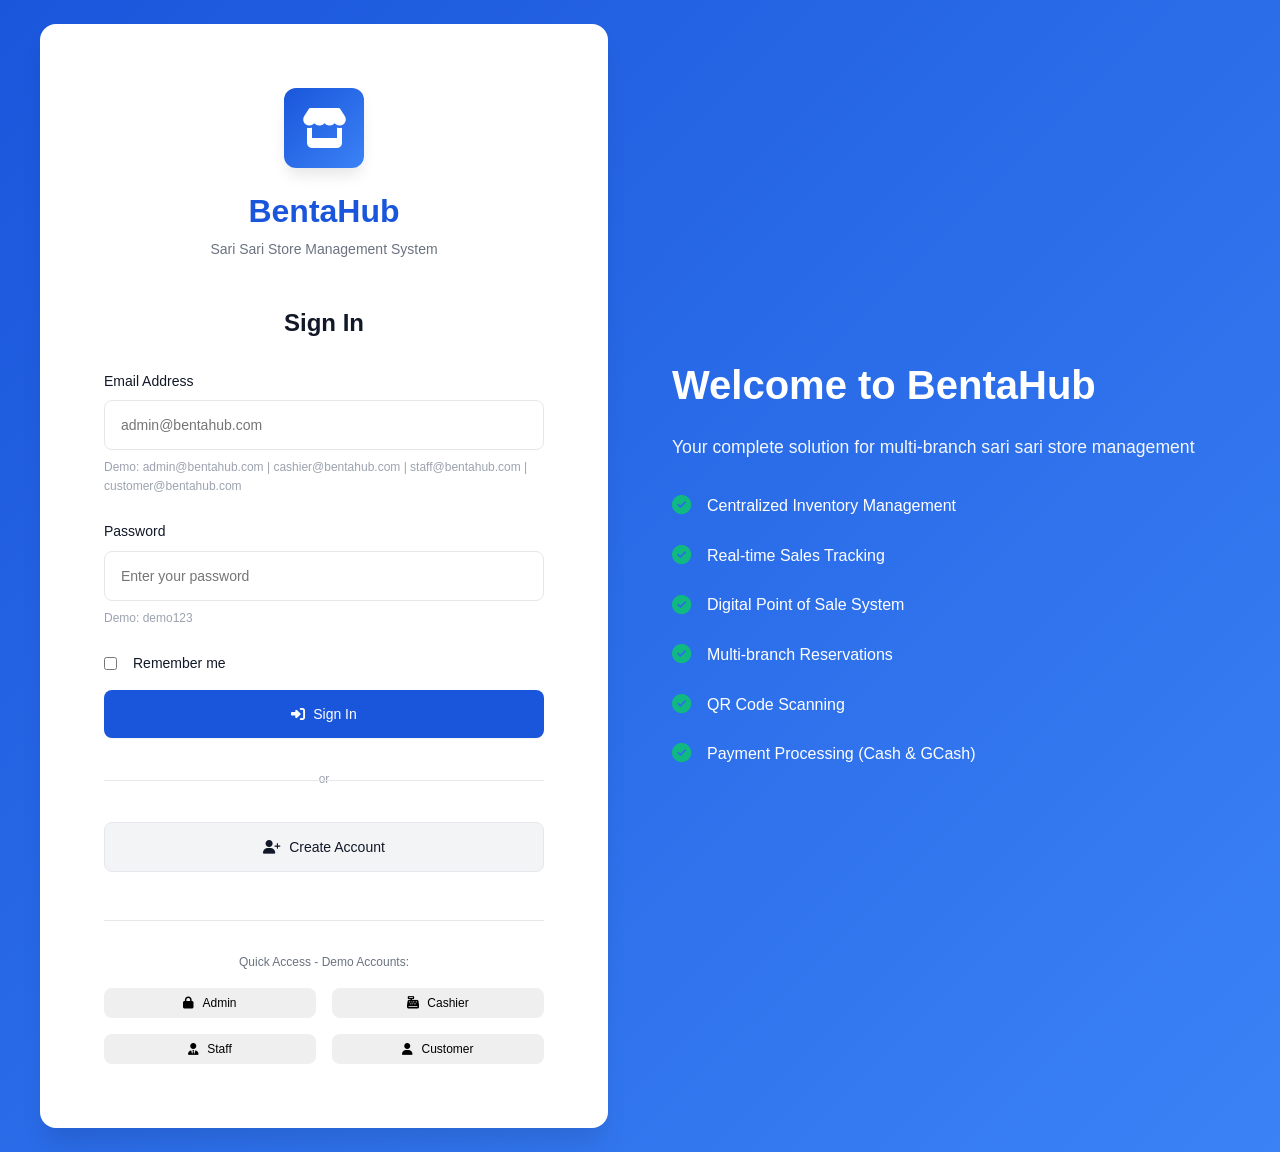
<file: index.html>
<!DOCTYPE html>
<html lang="en">
<head>
    <meta charset="UTF-8">
    <meta name="viewport" content="width=device-width, initial-scale=1.0">
    <title>BentaHub - Sari Sari Store POS & Inventory System</title>
    <link rel="stylesheet" href="https://cdnjs.cloudflare.com/ajax/libs/font-awesome/6.4.0/css/all.min.css">
    <link rel="stylesheet" href="global.css">
    <link rel="stylesheet" href="auth.css">
</head>
<body>
    <div class="auth-container">
        <div class="auth-wrapper">
            <div class="auth-box">
                <div class="logo-section">
                    <div class="logo">
                        <i class="fas fa-store"></i>
                    </div>
                    <h1>BentaHub</h1>
                    <p>Sari Sari Store Management System</p>
                </div>

                <!-- Login Form -->
                <form id="loginForm" class="auth-form active">
                    <h2>Sign In</h2>
                    
                    <div class="form-group">
                        <label for="email">Email Address</label>
                        <input type="email" id="email" name="email" placeholder="admin@bentahub.com" required>
                        <small class="hint">Demo: admin@bentahub.com | cashier@bentahub.com | staff@bentahub.com | customer@bentahub.com</small>
                    </div>

                    <div class="form-group">
                        <label for="password">Password</label>
                        <input type="password" id="password" name="password" placeholder="Enter your password" required>
                        <small class="hint">Demo: demo123</small>
                    </div>

                    <div class="form-group checkbox">
                        <input type="checkbox" id="remember" name="remember">
                        <label for="remember">Remember me</label>
                    </div>

                    <button type="submit" class="btn btn-primary btn-block">
                        <i class="fas fa-sign-in-alt"></i> Sign In
                    </button>

                    <div class="form-divider">or</div>

                    <button type="button" class="btn btn-secondary btn-block" onclick="toggleRegister()">
                        <i class="fas fa-user-plus"></i> Create Account
                    </button>
                </form>

                <!-- Register Form -->
                <form id="registerForm" class="auth-form">
                    <h2>Create Account</h2>
                    
                    <div class="form-group">
                        <label for="regName">Full Name</label>
                        <input type="text" id="regName" name="fullName" placeholder="John Doe" required>
                    </div>

                    <div class="form-group">
                        <label for="regEmail">Email Address</label>
                        <input type="email" id="regEmail" name="email" placeholder="john@example.com" required>
                    </div>

                    <div class="form-group">
                        <label for="regPassword">Password</label>
                        <input type="password" id="regPassword" name="password" placeholder="Create a password" required>
                    </div>

                    <div class="form-group">
                        <label for="regRole">Account Type</label>
                        <select id="regRole" name="role" required>
                            <option value="">Select account type</option>
                            <option value="customer">Customer</option>
                            <option value="cashier">Cashier (Staff only)</option>
                            <option value="staff">Staff (Staff only)</option>
                            <option value="admin">Admin (Staff only)</option>
                        </select>
                    </div>

                    <button type="submit" class="btn btn-primary btn-block">
                        <i class="fas fa-check"></i> Create Account
                    </button>

                    <button type="button" class="btn btn-secondary btn-block" onclick="toggleRegister()">
                        <i class="fas fa-arrow-left"></i> Back to Login
                    </button>
                </form>

                <div class="quick-access">
                    <p>Quick Access - Demo Accounts:</p>
                    <div class="demo-buttons">
                        <button type="button" class="btn btn-small" onclick="quickLogin('admin@bentahub.com', 'admin')">
                            <i class="fas fa-lock"></i> Admin
                        </button>
                        <button type="button" class="btn btn-small" onclick="quickLogin('cashier@bentahub.com', 'cashier')">
                            <i class="fas fa-cash-register"></i> Cashier
                        </button>
                        <button type="button" class="btn btn-small" onclick="quickLogin('staff@bentahub.com', 'staff')">
                            <i class="fas fa-user-tie"></i> Staff
                        </button>
                        <button type="button" class="btn btn-small" onclick="quickLogin('customer@bentahub.com', 'customer')">
                            <i class="fas fa-user"></i> Customer
                        </button>
                    </div>
                </div>
            </div>

            <div class="auth-info">
                <h3>Welcome to BentaHub</h3>
                <p>Your complete solution for multi-branch sari sari store management</p>
                <ul class="features">
                    <li><i class="fas fa-check-circle"></i> Centralized Inventory Management</li>
                    <li><i class="fas fa-check-circle"></i> Real-time Sales Tracking</li>
                    <li><i class="fas fa-check-circle"></i> Digital Point of Sale System</li>
                    <li><i class="fas fa-check-circle"></i> Multi-branch Reservations</li>
                    <li><i class="fas fa-check-circle"></i> QR Code Scanning</li>
                    <li><i class="fas fa-check-circle"></i> Payment Processing (Cash & GCash)</li>
                </ul>
            </div>
        </div>
    </div>

    <script src="auth.js"></script>
</body>
</html>
</file>
<file: global.css>
/* ========================================
   DESIGN TOKENS & COLOR SYSTEM
   ======================================== */
:root {
    /* Primary Colors */
    --primary-color: #1a56db;      /* Professional Blue */
    --primary-dark: #1e40af;       /* Dark Blue */
    --primary-light: #3b82f6;      /* Light Blue */
    
    /* Accent Colors */
    --success-color: #10b981;      /* Green */
    --warning-color: #f59e0b;      /* Amber */
    --danger-color: #ef4444;       /* Red */
    
    /* Neutral Colors */
    --bg-primary: #ffffff;         /* White */
    --bg-secondary: #f9fafb;       /* Light Gray */
    --bg-tertiary: #f3f4f6;        /* Medium Gray */
    --bg-dark: #111827;            /* Dark Gray/Black */
    
    --text-primary: #111827;       /* Dark Text */
    --text-secondary: #6b7280;     /* Medium Text */
    --text-tertiary: #9ca3af;      /* Light Text */
    --text-white: #ffffff;         /* White Text */
    
    --border-color: #e5e7eb;       /* Border Gray */
    --border-dark: #d1d5db;        /* Dark Border */
    
    /* Spacing Scale */
    --spacing-xs: 0.25rem;
    --spacing-sm: 0.5rem;
    --spacing-md: 1rem;
    --spacing-lg: 1.5rem;
    --spacing-xl: 2rem;
    --spacing-2xl: 3rem;
    --spacing-3xl: 4rem;
    
    /* Border Radius */
    --radius-sm: 0.375rem;
    --radius-md: 0.5rem;
    --radius-lg: 0.75rem;
    --radius-xl: 1rem;
    
    /* Typography */
    --font-sans: -apple-system, BlinkMacSystemFont, 'Segoe UI', Roboto, 'Helvetica Neue', Arial, sans-serif;
    --font-mono: 'Courier New', monospace;
    
    /* Shadows */
    --shadow-sm: 0 1px 2px 0 rgba(0, 0, 0, 0.05);
    --shadow-md: 0 4px 6px -1px rgba(0, 0, 0, 0.1);
    --shadow-lg: 0 10px 15px -3px rgba(0, 0, 0, 0.1);
    --shadow-xl: 0 20px 25px -5px rgba(0, 0, 0, 0.1);
    
    /* Transitions */
    --transition-fast: 150ms ease-in-out;
    --transition-normal: 300ms ease-in-out;
    --transition-slow: 500ms ease-in-out;
}

/* ========================================
   GLOBAL RESET & TYPOGRAPHY
   ======================================== */
* {
    margin: 0;
    padding: 0;
    box-sizing: border-box;
}

html {
    scroll-behavior: smooth;
}

body {
    font-family: var(--font-sans);
    font-size: 14px;
    line-height: 1.6;
    color: var(--text-primary);
    background-color: var(--bg-secondary);
    overflow-x: hidden;
}

h1, h2, h3, h4, h5, h6 {
    font-weight: 600;
    line-height: 1.2;
    margin-bottom: var(--spacing-md);
}

h1 { font-size: 2rem; }
h2 { font-size: 1.5rem; }
h3 { font-size: 1.25rem; }
h4 { font-size: 1.125rem; }
h5 { font-size: 1rem; }
h6 { font-size: 0.875rem; }

p {
    margin-bottom: var(--spacing-md);
}

a {
    color: var(--primary-color);
    text-decoration: none;
    transition: color var(--transition-fast);
}

a:hover {
    color: var(--primary-dark);
}

/* ========================================
   BUTTONS
   ======================================== */
.btn {
    display: inline-flex;
    align-items: center;
    justify-content: center;
    gap: var(--spacing-sm);
    padding: var(--spacing-md) var(--spacing-lg);
    border: none;
    border-radius: var(--radius-md);
    font-size: 14px;
    font-weight: 500;
    cursor: pointer;
    transition: all var(--transition-fast);
    text-decoration: none;
}

.btn:disabled {
    opacity: 0.5;
    cursor: not-allowed;
}

/* Button Variants */
.btn-primary {
    background-color: var(--primary-color);
    color: var(--text-white);
    box-shadow: var(--shadow-sm);
}

.btn-primary:hover:not(:disabled) {
    background-color: var(--primary-dark);
    box-shadow: var(--shadow-md);
    transform: translateY(-1px);
}

.btn-secondary {
    background-color: var(--bg-tertiary);
    color: var(--text-primary);
    border: 1px solid var(--border-color);
}

.btn-secondary:hover:not(:disabled) {
    background-color: var(--bg-secondary);
    border-color: var(--border-dark);
}

.btn-success {
    background-color: var(--success-color);
    color: var(--text-white);
}

.btn-success:hover:not(:disabled) {
    background-color: #059669;
}

.btn-danger {
    background-color: var(--danger-color);
    color: var(--text-white);
}

.btn-danger:hover:not(:disabled) {
    background-color: #dc2626;
}

.btn-warning {
    background-color: var(--warning-color);
    color: var(--text-white);
}

.btn-warning:hover:not(:disabled) {
    background-color: #d97706;
}

.btn-outline {
    background-color: transparent;
    color: var(--primary-color);
    border: 2px solid var(--primary-color);
}

.btn-outline:hover:not(:disabled) {
    background-color: var(--primary-color);
    color: var(--text-white);
}

/* Button Sizes */
.btn-block {
    width: 100%;
}

.btn-small {
    padding: var(--spacing-sm) var(--spacing-md);
    font-size: 12px;
}

.btn-large {
    padding: var(--spacing-lg) var(--spacing-xl);
    font-size: 16px;
}

/* ========================================
   FORM ELEMENTS
   ======================================== */
input, textarea, select {
    font-family: var(--font-sans);
    font-size: 14px;
    width: 100%;
    padding: var(--spacing-md);
    border: 1px solid var(--border-color);
    border-radius: var(--radius-md);
    background-color: var(--bg-primary);
    color: var(--text-primary);
    transition: all var(--transition-fast);
}

input:focus, textarea:focus, select:focus {
    outline: none;
    border-color: var(--primary-color);
    box-shadow: 0 0 0 3px rgba(26, 86, 219, 0.1);
}

input:disabled, textarea:disabled, select:disabled {
    background-color: var(--bg-tertiary);
    cursor: not-allowed;
}

input[type="checkbox"],
input[type="radio"] {
    width: auto;
    margin-right: var(--spacing-sm);
}

label {
    display: block;
    margin-bottom: var(--spacing-sm);
    font-weight: 500;
    color: var(--text-primary);
}

.form-group {
    margin-bottom: var(--spacing-lg);
}

.form-group.checkbox {
    display: flex;
    align-items: center;
    margin-bottom: var(--spacing-md);
}

.form-group.checkbox label {
    margin-bottom: 0;
    margin-left: var(--spacing-sm);
    font-weight: 400;
}

.form-hint, .hint {
    display: block;
    margin-top: var(--spacing-sm);
    font-size: 12px;
    color: var(--text-tertiary);
}

.form-error {
    display: block;
    margin-top: var(--spacing-sm);
    font-size: 12px;
    color: var(--danger-color);
}

/* ========================================
   TABLES
   ======================================== */
.table {
    width: 100%;
    border-collapse: collapse;
    background-color: var(--bg-primary);
    border-radius: var(--radius-lg);
    overflow: hidden;
    box-shadow: var(--shadow-sm);
}

.table thead {
    background-color: var(--bg-tertiary);
}

.table th {
    padding: var(--spacing-md);
    font-weight: 600;
    text-align: left;
    color: var(--text-primary);
    border-bottom: 1px solid var(--border-color);
}

.table td {
    padding: var(--spacing-md);
    border-bottom: 1px solid var(--border-color);
}

.table tbody tr:hover {
    background-color: var(--bg-secondary);
}

.table tbody tr:last-child td {
    border-bottom: none;
}

.table-sm th,
.table-sm td {
    padding: var(--spacing-sm) var(--spacing-md);
    font-size: 13px;
}

/* ========================================
   CARDS
   ======================================== */
.card {
    background-color: var(--bg-primary);
    border-radius: var(--radius-lg);
    box-shadow: var(--shadow-sm);
    padding: var(--spacing-lg);
    border: 1px solid var(--border-color);
    transition: all var(--transition-normal);
}

.card:hover {
    box-shadow: var(--shadow-md);
    transform: translateY(-2px);
}

.card-header {
    padding-bottom: var(--spacing-lg);
    border-bottom: 1px solid var(--border-color);
    margin-bottom: var(--spacing-lg);
}

.card-header h3 {
    margin-bottom: 0;
}

.card-body {
    padding: 0;
}

.card-footer {
    padding-top: var(--spacing-lg);
    border-top: 1px solid var(--border-color);
    margin-top: var(--spacing-lg);
}

/* ========================================
   BADGES
   ======================================== */
.badge {
    display: inline-flex;
    align-items: center;
    gap: var(--spacing-sm);
    padding: var(--spacing-sm) var(--spacing-md);
    border-radius: 999px;
    font-size: 12px;
    font-weight: 500;
}

.badge-primary {
    background-color: rgba(26, 86, 219, 0.1);
    color: var(--primary-color);
}

.badge-success {
    background-color: rgba(16, 185, 129, 0.1);
    color: var(--success-color);
}

.badge-danger {
    background-color: rgba(239, 68, 68, 0.1);
    color: var(--danger-color);
}

.badge-warning {
    background-color: rgba(245, 158, 11, 0.1);
    color: var(--warning-color);
}

/* ========================================
   UTILITIES
   ======================================== */
.container {
    max-width: 1200px;
    margin: 0 auto;
    padding: 0 var(--spacing-lg);
}

.flex {
    display: flex;
}

.flex-col {
    flex-direction: column;
}

.items-center {
    align-items: center;
}

.items-start {
    align-items: flex-start;
}

.items-end {
    align-items: flex-end;
}

.justify-between {
    justify-content: space-between;
}

.justify-center {
    justify-content: center;
}

.justify-end {
    justify-content: flex-end;
}

.gap-1 { gap: var(--spacing-sm); }
.gap-2 { gap: var(--spacing-md); }
.gap-3 { gap: var(--spacing-lg); }
.gap-4 { gap: var(--spacing-xl); }

.mt-1 { margin-top: var(--spacing-sm); }
.mt-2 { margin-top: var(--spacing-md); }
.mt-3 { margin-top: var(--spacing-lg); }
.mt-4 { margin-top: var(--spacing-xl); }

.mb-1 { margin-bottom: var(--spacing-sm); }
.mb-2 { margin-bottom: var(--spacing-md); }
.mb-3 { margin-bottom: var(--spacing-lg); }
.mb-4 { margin-bottom: var(--spacing-xl); }

.px-2 { padding-left: var(--spacing-md); padding-right: var(--spacing-md); }
.px-3 { padding-left: var(--spacing-lg); padding-right: var(--spacing-lg); }

.py-2 { padding-top: var(--spacing-md); padding-bottom: var(--spacing-md); }
.py-3 { padding-top: var(--spacing-lg); padding-bottom: var(--spacing-lg); }

.text-center {
    text-align: center;
}

.text-right {
    text-align: right;
}

.text-muted {
    color: var(--text-secondary);
}

.text-small {
    font-size: 12px;
}

.text-bold {
    font-weight: 600;
}

.hidden {
    display: none !important;
}

.show {
    display: block !important;
}

.invisible {
    visibility: hidden;
}

.visible {
    visibility: visible;
}

.opacity-50 {
    opacity: 0.5;
}

.opacity-75 {
    opacity: 0.75;
}

.cursor-pointer {
    cursor: pointer;
}

.grid {
    display: grid;
    gap: var(--spacing-lg);
}

.grid-cols-2 {
    grid-template-columns: repeat(2, 1fr);
}

.grid-cols-3 {
    grid-template-columns: repeat(3, 1fr);
}

.grid-cols-4 {
    grid-template-columns: repeat(4, 1fr);
}

/* ========================================
   RESPONSIVE DESIGN (DISABLED FOR DESKTOP-WEB MODE)
   ======================================== */

/* ========================================
   ANIMATIONS
   ======================================== */
@keyframes fadeIn {
    from {
        opacity: 0;
        transform: translateY(10px);
    }
    to {
        opacity: 1;
        transform: translateY(0);
    }
}

@keyframes slideIn {
    from {
        transform: translateX(-20px);
        opacity: 0;
    }
    to {
        transform: translateX(0);
        opacity: 1;
    }
}

@keyframes pulse {
    0%, 100% {
        opacity: 1;
    }
    50% {
        opacity: 0.5;
    }
}

.fade-in {
    animation: fadeIn var(--transition-normal) ease-out;
}

.slide-in {
    animation: slideIn var(--transition-normal) ease-out;
}

.pulse {
    animation: pulse 2s cubic-bezier(0.4, 0, 0.6, 1) infinite;
}
</file>
<file: auth.css>
/* ========================================
   AUTHENTICATION STYLES
   ======================================== */
.auth-container {
    min-height: 100vh;
    display: flex;
    align-items: center;
    justify-content: center;
    background: linear-gradient(135deg, #1a56db 0%, #3b82f6 100%);
    padding: var(--spacing-lg);
}

.auth-wrapper {
    display: grid;
    grid-template-columns: 1fr 1fr;
    gap: var(--spacing-3xl);
    width: 100%;
    max-width: 1200px;
    align-items: center;
}

.auth-box {
    background-color: var(--bg-primary);
    border-radius: var(--radius-xl);
    padding: var(--spacing-3xl);
    box-shadow: var(--shadow-xl);
    animation: slideIn 0.6s ease-out;
}

.logo-section {
    text-align: center;
    margin-bottom: var(--spacing-2xl);
}

.logo {
    width: 80px;
    height: 80px;
    background: linear-gradient(135deg, #1a56db 0%, #3b82f6 100%);
    border-radius: var(--radius-lg);
    display: flex;
    align-items: center;
    justify-content: center;
    font-size: 2.5rem;
    color: white;
    margin: 0 auto var(--spacing-lg);
    box-shadow: var(--shadow-lg);
}

.logo-section h1 {
    color: var(--primary-color);
    margin-bottom: var(--spacing-sm);
}

.logo-section p {
    color: var(--text-secondary);
    margin-bottom: 0;
}

/* ========================================
   AUTH FORM
   ======================================== */
.auth-form {
    display: none;
}

.auth-form.active {
    display: block;
    animation: fadeIn 0.4s ease-out;
}

.auth-form h2 {
    color: var(--text-primary);
    margin-bottom: var(--spacing-xl);
    text-align: center;
}

.form-divider {
    position: relative;
    margin: var(--spacing-xl) 0;
    text-align: center;
    color: var(--text-tertiary);
    font-size: 12px;
}

.form-divider::before {
    content: '';
    position: absolute;
    top: 50%;
    left: 0;
    right: 0;
    height: 1px;
    background-color: var(--border-color);
}

.form-divider span {
    position: relative;
    background-color: var(--bg-primary);
    padding: 0 var(--spacing-md);
}

/* ========================================
   QUICK ACCESS
   ======================================== */
.quick-access {
    margin-top: var(--spacing-2xl);
    padding-top: var(--spacing-xl);
    border-top: 1px solid var(--border-color);
    text-align: center;
}

.quick-access p {
    color: var(--text-secondary);
    font-size: 12px;
    margin-bottom: var(--spacing-md);
}

.demo-buttons {
    display: grid;
    grid-template-columns: repeat(2, 1fr);
    gap: var(--spacing-md);
}

.btn-small {
    font-size: 12px;
    padding: var(--spacing-sm) var(--spacing-md);
}

/* ========================================
   AUTH INFO SECTION
   ======================================== */
.auth-info {
    color: var(--text-white);
    animation: fadeIn 0.8s ease-out;
}

.auth-info h3 {
    font-size: 2.5rem;
    margin-bottom: var(--spacing-lg);
    color: var(--text-white);
}

.auth-info p {
    font-size: 1.1rem;
    margin-bottom: var(--spacing-xl);
    opacity: 0.95;
}

.features {
    list-style: none;
    padding: 0;
}

.features li {
    margin-bottom: var(--spacing-lg);
    display: flex;
    align-items: center;
    gap: var(--spacing-md);
    font-size: 1rem;
}

.features i {
    color: #10b981;
    font-size: 1.2rem;
}

/* ========================================
   RESPONSIVE DESIGN (DISABLED FOR DESKTOP-WEB MODE)
   ======================================== */
</file>
<file: dashboard.css>
/* ========================================
   DASHBOARD LAYOUT
   ======================================== */
.dashboard {
    display: grid;
    grid-template-columns: 250px 1fr;
    min-height: 100vh;
    width: 100vw;
    max-width: 100vw;
    background-color: var(--bg-secondary);
    overflow-x: hidden;
}

html, body {
    width: 100vw;
    min-width: 100vw;
    margin: 0;
    overflow-x: hidden;
}

.sidebar {
    background-color: var(--bg-dark);
    color: var(--text-white);
    padding: 0;
    position: fixed;
    left: 0;
    top: 0;
    height: 100vh;
    width: 250px;
    overflow-y: auto;
    z-index: 1000;
    box-shadow: var(--shadow-lg);
}

.sidebar-header {
    padding: var(--spacing-lg);
    border-bottom: 1px solid rgba(255, 255, 255, 0.1);
    display: flex;
    align-items: center;
    gap: var(--spacing-md);
}

.sidebar-logo {
    width: 40px;
    height: 40px;
    background: linear-gradient(135deg, #3b82f6 0%, #1a56db 100%);
    border-radius: var(--radius-md);
    display: flex;
    align-items: center;
    justify-content: center;
    font-size: 1.5rem;
}

.sidebar-title {
    font-size: 1.1rem;
    font-weight: 600;
    margin: 0;
}

.sidebar-subtitle {
    font-size: 0.75rem;
    opacity: 0.7;
}

.sidebar-nav {
    list-style: none;
    padding: var(--spacing-lg) 0;
}

.sidebar-nav li {
    margin: 0;
}

.sidebar-nav-group {
    padding: var(--spacing-md) 0;
    border-bottom: 1px solid rgba(255, 255, 255, 0.1);
}

.sidebar-nav-group:last-child {
    border-bottom: none;
}

.sidebar-nav-group-title {
    padding: 0 var(--spacing-lg);
    font-size: 0.75rem;
    font-weight: 600;
    text-transform: uppercase;
    opacity: 0.6;
    margin-bottom: var(--spacing-md);
}

.sidebar-nav-link {
    display: flex;
    align-items: center;
    gap: var(--spacing-md);
    padding: var(--spacing-md) var(--spacing-lg);
    color: rgba(255, 255, 255, 0.8);
    cursor: pointer;
    transition: all var(--transition-fast);
    text-decoration: none;
    border-left: 3px solid transparent;
}

.sidebar-nav-link:hover {
    background-color: rgba(255, 255, 255, 0.1);
    color: var(--text-white);
}

.sidebar-nav-link.active {
    background-color: rgba(59, 130, 246, 0.2);
    color: var(--text-white);
    border-left-color: var(--primary-light);
}

.sidebar-nav-icon {
    width: 20px;
    text-align: center;
}

.main-content {
    margin-left: 250px;
    width: calc(100vw - 250px);
    padding: var(--spacing-xl);
    min-width: 1040px;
    max-width: calc(100vw - 250px);
}

/* ========================================
   TOP BAR/HEADER
   ======================================== */
.top-bar {
    background-color: var(--bg-primary);
    padding: var(--spacing-lg) var(--spacing-xl);
    display: flex;
    justify-content: space-between;
    align-items: center;
    box-shadow: var(--shadow-sm);
    margin-bottom: var(--spacing-xl);
    border-radius: var(--radius-lg);
}

.top-bar-left {
    display: flex;
    align-items: center;
    gap: var(--spacing-lg);
}

.page-title {
    font-size: 1.5rem;
    font-weight: 600;
    color: var(--text-primary);
    margin: 0;
}

.page-breadcrumb {
    font-size: 0.875rem;
    color: var(--text-secondary);
    margin: 0;
}

.top-bar-right {
    display: flex;
    align-items: center;
    gap: var(--spacing-lg);
}

.user-info {
    display: flex;
    align-items: center;
    gap: var(--spacing-md);
    padding-right: var(--spacing-lg);
    border-right: 1px solid var(--border-color);
}

.user-avatar {
    width: 40px;
    height: 40px;
    border-radius: 50%;
    background: linear-gradient(135deg, #1a56db 0%, #3b82f6 100%);
    display: flex;
    align-items: center;
    justify-content: center;
    color: white;
    font-weight: 600;
    font-size: 1rem;
}

.user-details h4 {
    margin: 0;
    font-size: 0.9rem;
}

.user-details p {
    margin: 0;
    font-size: 0.8rem;
    color: var(--text-secondary);
}

.logout-btn {
    background-color: transparent;
    color: var(--text-secondary);
    border: none;
    cursor: pointer;
    font-size: 1.2rem;
    transition: all var(--transition-fast);
    padding: var(--spacing-md);
}

.logout-btn:hover {
    color: var(--danger-color);
}

/* ========================================
   DASHBOARD CONTENT
   ======================================== */
.page-header {
    margin-bottom: var(--spacing-xl);
}

.page-header h1 {
    margin: 0;
    color: var(--text-primary);
}

.page-actions {
    display: flex;
    gap: var(--spacing-md);
    margin-top: var(--spacing-lg);
}

/* ========================================
   STATS GRID
   ======================================== */
.stats-grid {
    display: grid;
    grid-template-columns: repeat(auto-fit, minmax(250px, 1fr));
    gap: var(--spacing-lg);
    margin-bottom: var(--spacing-xl);
}

.stat-card {
    background-color: var(--bg-primary);
    border-radius: var(--radius-lg);
    padding: var(--spacing-lg);
    box-shadow: var(--shadow-sm);
    border-left: 4px solid var(--primary-color);
    transition: all var(--transition-normal);
}

.stat-card:hover {
    box-shadow: var(--shadow-md);
    transform: translateY(-2px);
}

.stat-card.success {
    border-left-color: var(--success-color);
}

.stat-card.warning {
    border-left-color: var(--warning-color);
}

.stat-card.danger {
    border-left-color: var(--danger-color);
}

.stat-icon {
    width: 50px;
    height: 50px;
    border-radius: var(--radius-md);
    display: flex;
    align-items: center;
    justify-content: center;
    font-size: 1.5rem;
    margin-bottom: var(--spacing-md);
    background-color: rgba(26, 86, 219, 0.1);
    color: var(--primary-color);
}

.stat-card.success .stat-icon {
    background-color: rgba(16, 185, 129, 0.1);
    color: var(--success-color);
}

.stat-card.warning .stat-icon {
    background-color: rgba(245, 158, 11, 0.1);
    color: var(--warning-color);
}

.stat-card.danger .stat-icon {
    background-color: rgba(239, 68, 68, 0.1);
    color: var(--danger-color);
}

.stat-label {
    font-size: 0.9rem;
    color: var(--text-secondary);
    margin: 0;
}

.stat-value {
    font-size: 1.75rem;
    font-weight: 700;
    color: var(--text-primary);
    margin: var(--spacing-sm) 0 0 0;
}

.stat-change {
    font-size: 0.85rem;
    margin-top: var(--spacing-sm);
}

.stat-change.up {
    color: var(--success-color);
}

.stat-change.down {
    color: var(--danger-color);
}

/* ========================================
   DATA SECTIONS
   ======================================== */
.section {
    background-color: var(--bg-primary);
    border-radius: var(--radius-lg);
    box-shadow: var(--shadow-sm);
    margin-bottom: var(--spacing-xl);
}

.section-header {
    padding: var(--spacing-lg);
    border-bottom: 1px solid var(--border-color);
    display: flex;
    justify-content: space-between;
    align-items: center;
}

.section-header h3 {
    margin: 0;
}

.section-body {
    padding: var(--spacing-lg);
}

.section-footer {
    padding: var(--spacing-lg);
    border-top: 1px solid var(--border-color);
    text-align: center;
}

/* ========================================
   MODALS
   ======================================== */
.modal {
    display: none;
    position: fixed;
    z-index: 2000;
    left: 0;
    top: 0;
    width: 100%;
    height: 100%;
    background-color: rgba(0, 0, 0, 0.5);
    animation: fadeIn 0.3s ease-out;
}

.modal.show {
    display: flex;
    align-items: center;
    justify-content: center;
}

.modal-content {
    background-color: var(--bg-primary);
    padding: var(--spacing-xl);
    border-radius: var(--radius-lg);
    box-shadow: var(--shadow-xl);
    max-width: 500px;
    width: 90%;
    animation: slideIn 0.3s ease-out;
}

.modal-header {
    display: flex;
    justify-content: space-between;
    align-items: center;
    margin-bottom: var(--spacing-lg);
    padding-bottom: var(--spacing-lg);
    border-bottom: 1px solid var(--border-color);
}

.modal-header h2 {
    margin: 0;
}

.modal-close {
    background: none;
    border: none;
    font-size: 1.5rem;
    cursor: pointer;
    color: var(--text-secondary);
    transition: color var(--transition-fast);
}

.modal-close:hover {
    color: var(--text-primary);
}

.modal-body {
    margin-bottom: var(--spacing-lg);
}

.modal-footer {
    display: flex;
    gap: var(--spacing-md);
    justify-content: flex-end;
    padding-top: var(--spacing-lg);
    border-top: 1px solid var(--border-color);
}

/* ========================================
   RESPONSIVE DESIGN (DISABLED FOR DESKTOP-WEB MODE)
   ======================================== */

/* ========================================
   LOADING STATE
   ======================================== */
.loading {
    display: inline-block;
    width: 20px;
    height: 20px;
    border: 3px solid var(--border-color);
    border-top-color: var(--primary-color);
    border-radius: 50%;
    animation: spin 0.8s linear infinite;
}

@keyframes spin {
    to {
        transform: rotate(360deg);
    }
}

.skeleton {
    background: linear-gradient(90deg, var(--bg-tertiary) 25%, var(--bg-secondary) 50%, var(--bg-tertiary) 75%);
    background-size: 200% 100%;
    animation: loading 1.5s infinite;
}

@keyframes loading {
    0% {
        background-position: 200% 0;
    }
    100% {
        background-position: -200% 0;
    }
}

/* ========================================
   EMPTY STATE
   ======================================== */
.empty-state {
    text-align: center;
    padding: var(--spacing-3xl) var(--spacing-xl);
}

.empty-icon {
    font-size: 3rem;
    color: var(--text-tertiary);
    margin-bottom: var(--spacing-md);
}

.empty-message {
    color: var(--text-secondary);
    margin-bottom: var(--spacing-lg);
}
</file>
<file: cashier.css>
/* ========================================
   CASHIER DASHBOARD STYLES
   ======================================== */

.pos-container {
    display: grid;
    grid-template-columns: 1fr 350px;
    gap: var(--spacing-lg);
    height: calc(100vh - 200px);
}

.pos-main {
    overflow-y: auto;
}

.pos-sidebar {
    height: 100%;
    overflow-y: auto;
    display: flex;
    flex-direction: column;
}

.pos-sidebar .section {
    height: 100%;
    display: flex;
    flex-direction: column;
}

/* Product Grid */
.product-grid {
    display: grid;
    grid-template-columns: repeat(auto-fill, minmax(150px, 1fr));
    gap: var(--spacing-md);
    padding: var(--spacing-lg) !important;
}

.product-card {
    background-color: var(--bg-secondary);
    border: 1px solid var(--border-color);
    border-radius: var(--radius-md);
    padding: var(--spacing-md);
    text-align: center;
    transition: all var(--transition-normal);
    cursor: pointer;
}

.product-card:hover {
    border-color: var(--primary-color);
    box-shadow: var(--shadow-md);
    transform: translateY(-2px);
}

.product-info h4 {
    margin: 0 0 var(--spacing-sm) 0;
    font-size: 0.9rem;
    line-height: 1.2;
    min-height: 2.4rem;
    display: -webkit-box;
    -webkit-line-clamp: 2;
    line-clamp: 2;
    -webkit-box-orient: vertical;
    overflow: hidden;
}

.product-price {
    font-weight: 700;
    font-size: 1.1rem;
    color: var(--primary-color);
    margin: var(--spacing-md) 0;
}

.product-card .btn {
    width: 100%;
    margin-top: var(--spacing-sm);
}

/* POS Cart */
.pos-cart {
    flex: 1;
    overflow-y: auto;
    padding: 0;
    margin-bottom: var(--spacing-lg);
    border-top: 1px solid var(--border-color);
}

.cart-item {
    display: grid;
    grid-template-columns: 1fr auto;
    gap: var(--spacing-sm);
    padding: var(--spacing-md);
    border-bottom: 1px solid var(--border-color);
    align-items: start;
}

.cart-item-info {
    padding-right: var(--spacing-md);
}

.cart-item-name {
    font-weight: 600;
    font-size: 0.85rem;
    margin: 0 0 var(--spacing-sm) 0;
    line-height: 1.2;
}

.cart-item-price {
    font-size: 0.8rem;
    color: var(--text-secondary);
    margin: 0;
}

.cart-item-total {
    font-weight: 700;
    font-size: 0.9rem;
    margin: 0;
    text-align: right;
    grid-column: 1 / -1;
    padding-top: var(--spacing-sm);
}

.cart-item-actions {
    display: flex;
    gap: var(--spacing-xs);
}

.cart-item-actions .btn {
    padding: 0.375rem 0.5rem;
}

/* POS Totals */
.pos-totals {
    padding: var(--spacing-md);
    border-top: 1px solid var(--border-color);
    border-bottom: 1px solid var(--border-color);
}

.total-row {
    display: flex;
    justify-content: space-between;
    align-items: center;
    padding: var(--spacing-sm) 0;
    font-size: 0.9rem;
}

.total-row input {
    width: 80px;
    padding: 0.375rem;
    border: 1px solid var(--border-color);
    border-radius: var(--radius-sm);
    font-size: 0.9rem;
}

.grand-total {
    font-weight: 700;
    font-size: 1.2rem;
    border-top: 2px solid var(--border-color);
    padding: var(--spacing-md) 0;
    margin-top: var(--spacing-md);
}

.grand-total span {
    color: var(--primary-color);
}

/* Payment Methods */
.payment-methods {
    padding: var(--spacing-md);
    border-bottom: 1px solid var(--border-color);
}

.payment-methods h4 {
    margin: 0 0 var(--spacing-md) 0;
    font-size: 0.9rem;
}

.method-buttons {
    display: grid;
    grid-template-columns: 1fr 1fr;
    gap: var(--spacing-sm);
}

.method-btn {
    padding: var(--spacing-sm) !important;
    background-color: var(--bg-tertiary);
    color: var(--text-primary);
    border: 2px solid transparent;
    font-size: 0.85rem;
}

.method-btn.active {
    background-color: var(--primary-color);
    color: var(--text-white);
    border-color: var(--primary-dark);
}

/* POS Actions */
.pos-actions {
    padding: var(--spacing-md);
    display: grid;
    grid-template-columns: 1fr 1fr;
    gap: var(--spacing-sm);
}

.pos-actions .btn {
    padding: var(--spacing-md) !important;
}

/* Responsive (DISABLED FOR DESKTOP-WEB MODE) */

/* Alert Animation */
.alert {
    position: fixed;
    top: var(--spacing-xl);
    right: var(--spacing-xl);
    padding: var(--spacing-md);
    border-radius: var(--radius-md);
    display: flex;
    align-items: center;
    gap: var(--spacing-sm);
    z-index: 3000;
    animation: slideInRight 0.4s ease-out;
    max-width: 400px;
    box-shadow: var(--shadow-lg);
}

.alert-success {
    background-color: rgba(16, 185, 129, 0.15);
    color: var(--success-color);
    border: 1px solid rgba(16, 185, 129, 0.3);
}

.alert-warning {
    background-color: rgba(245, 158, 11, 0.15);
    color: var(--warning-color);
    border: 1px solid rgba(245, 158, 11, 0.3);
}

.alert-info {
    background-color: rgba(26, 86, 219, 0.15);
    color: var(--primary-color);
    border: 1px solid rgba(26, 86, 219, 0.3);
}

@keyframes slideInRight {
    from {
        opacity: 0;
        transform: translateX(20px);
    }
    to {
        opacity: 1;
        transform: translateX(0);
    }
}

/* Page Visibility */
.page {
    display: none;
}

.page.active {
    display: block;
    animation: fadeIn 0.4s ease-out;
}

@keyframes fadeIn {
    from {
        opacity: 0;
        transform: translateY(10px);
    }
    to {
        opacity: 1;
        transform: translateY(0);
    }
}
</file>
<file: customer.css>
/* CUSTOMER DASHBOARD STYLES */
.page { display: none; }
.page.active { display: block; animation: fadeIn 0.4s ease-out; }

.branch-card, .product-browse-card {
    background-color: var(--bg-secondary);
    border: 1px solid var(--border-color);
    border-radius: var(--radius-md);
    padding: var(--spacing-lg);
    transition: all var(--transition-normal);
}

.branch-card:hover, .product-browse-card:hover {
    border-color: var(--primary-color);
    box-shadow: var(--shadow-md);
    transform: translateY(-2px);
}

.branch-card h4, .product-browse-card h4 {
    margin: 0 0 var(--spacing-md) 0;
}

.branch-card p {
    margin: var(--spacing-sm) 0;
    font-size: 0.9rem;
}

.product-browse-card {
    text-align: center;
    display: flex;
    flex-direction: column;
}

.product-category {
    color: var(--text-secondary);
    font-size: 0.85rem;
    margin: var(--spacing-sm) 0;
}

.product-price {
    font-weight: 700;
    font-size: 1.25rem;
    color: var(--primary-color);
    margin: var(--spacing-md) 0;
}

.product-browse-grid {
    display: grid;
    grid-template-columns: repeat(auto-fill, minmax(200px, 1fr));
    gap: var(--spacing-lg);
}

.reservation-items {
    background-color: var(--bg-secondary);
    border-radius: var(--radius-md);
    padding: var(--spacing-md);
    margin-bottom: var(--spacing-lg);
    max-height: 300px;
    overflow-y: auto;
}

.reservation-item {
    align-items: center !important;
}

.reservation-item button {
    flex-shrink: 0;
}

.alert {
    position: fixed;
    top: var(--spacing-xl);
    right: var(--spacing-xl);
    padding: var(--spacing-md);
    border-radius: var(--radius-md);
    display: flex;
    align-items: center;
    gap: var(--spacing-sm);
    z-index: 3000;
    animation: slideInRight 0.4s ease-out;
    box-shadow: var(--shadow-lg);
    max-width: 400px;
}

.alert-success {
    background-color: rgba(16, 185, 129, 0.15);
    color: var(--success-color);
    border: 1px solid rgba(16, 185, 129, 0.3);
}

.alert-warning {
    background-color: rgba(245, 158, 11, 0.15);
    color: var(--warning-color);
    border: 1px solid rgba(245, 158, 11, 0.3);
}

.alert-info {
    background-color: rgba(26, 86, 219, 0.15);
    color: var(--primary-color);
    border: 1px solid rgba(26, 86, 219, 0.3);
}

@keyframes slideInRight {
    from { opacity: 0; transform: translateX(20px); }
    to { opacity: 1; transform: translateX(0); }
}

@keyframes fadeIn {
    from { opacity: 0; transform: translateY(10px); }
    to { opacity: 1; transform: translateY(0); }
}

/* Responsive (DISABLED FOR DESKTOP-WEB MODE) */
</file>
<file: admin.css>
/* ========================================
   ADMIN DASHBOARD SPECIFIC STYLES
   ======================================== */

.page {
    display: none;
    animation: fadeIn 0.4s ease-out;
}

.page.active {
    display: block;
}

/* Page Animations */
@keyframes fadeIn {
    from {
        opacity: 0;
        transform: translateY(10px);
    }
    to {
        opacity: 1;
        transform: translateY(0);
    }
}

/* Form Control Styling */
.grid {
    display: grid;
    gap: var(--spacing-lg);
}

.grid-cols-2 {
    grid-template-columns: repeat(2, 1fr);
}

.grid-cols-3 {
    grid-template-columns: repeat(3, 1fr);
}

.grid-cols-4 {
    grid-template-columns: repeat(4, 1fr);
}

/* Notification Alert Styling */
.alert {
    padding: var(--spacing-md);
    border-radius: var(--radius-md);
    margin-bottom: var(--spacing-lg);
    display: flex;
    align-items: center;
    gap: var(--spacing-sm);
    position: fixed;
    top: var(--spacing-xl);
    right: var(--spacing-xl);
    max-width: 400px;
    z-index: 3000;
    animation: slideInRight 0.4s ease-out;
    box-shadow: var(--shadow-lg);
}

.alert-success {
    background-color: rgba(16, 185, 129, 0.15);
    color: var(--success-color);
    border: 1px solid rgba(16, 185, 129, 0.3);
}

.alert-danger {
    background-color: rgba(239, 68, 68, 0.15);
    color: var(--danger-color);
    border: 1px solid rgba(239, 68, 68, 0.3);
}

.alert-warning {
    background-color: rgba(245, 158, 11, 0.15);
    color: var(--warning-color);
    border: 1px solid rgba(245, 158, 11, 0.3);
}

.alert-info {
    background-color: rgba(26, 86, 219, 0.15);
    color: var(--primary-color);
    border: 1px solid rgba(26, 86, 219, 0.3);
}

.alert i {
    flex-shrink: 0;
}

@keyframes slideInRight {
    from {
        opacity: 0;
        transform: translateX(20px);
    }
    to {
        opacity: 1;
        transform: translateX(0);
    }
}

/* Table Responsive */
.table-responsive {
    overflow-x: auto;
    border-radius: var(--radius-lg);
}

.table {
    width: 100%;
    border-collapse: collapse;
    background-color: var(--bg-primary);
}

.table thead {
    background-color: var(--bg-tertiary);
}

.table th {
    padding: var(--spacing-md);
    text-align: left;
    font-weight: 600;
    color: var(--text-primary);
    border-bottom: 1px solid var(--border-color);
}

.table td {
    padding: var(--spacing-md);
    border-bottom: 1px solid var(--border-color);
    color: var(--text-primary);
}

.table tbody tr:hover {
    background-color: var(--bg-secondary);
}

.table-sm th,
.table-sm td {
    padding: var(--spacing-sm) var(--spacing-md);
    font-size: 13px;
}

/* Form Control */
.form-control {
    width: 100%;
    padding: var(--spacing-md);
    border: 1px solid var(--border-color);
    border-radius: var(--radius-md);
    font-size: 14px;
    font-family: var(--font-sans);
    background-color: var(--bg-primary);
    color: var(--text-primary);
    transition: all var(--transition-fast);
}

.form-control:focus {
    outline: none;
    border-color: var(--primary-color);
    box-shadow: 0 0 0 3px rgba(26, 86, 219, 0.1);
}

/* Badge Sizing */
.badge {
    display: inline-flex;
    align-items: center;
    gap: var(--spacing-sm);
    padding: 0.375rem 0.75rem;
    border-radius: 999px;
    font-size: 12px;
    font-weight: 500;
}

/* Button Group */
.btn-group {
    display: flex;
    gap: var(--spacing-sm);
}

/* Stats Grid Responsive (DISABLED FOR DESKTOP-WEB MODE) */

/* Empty State Styling */
.empty-state {
    text-align: center;
    padding: var(--spacing-3xl) var(--spacing-xl);
}

.empty-icon {
    font-size: 3rem;
    color: var(--text-tertiary);
    margin-bottom: var(--spacing-md);
}

.empty-message {
    color: var(--text-secondary);
    margin: 0;
}

/* Loading Indicator */
.loading-spinner {
    display: inline-block;
    width: 20px;
    height: 20px;
    border: 3px solid var(--border-color);
    border-top-color: var(--primary-color);
    border-radius: 50%;
    animation: spin 0.8s linear infinite;
}

@keyframes spin {
    to {
        transform: rotate(360deg);
    }
}

/* Section Styling */
.section-body {
    max-height: 600px;
    overflow-y: auto;
}

.section-body::-webkit-scrollbar {
    width: 8px;
}

.section-body::-webkit-scrollbar-track {
    background: var(--bg-secondary);
    border-radius: var(--radius-md);
}

.section-body::-webkit-scrollbar-thumb {
    background: var(--border-color);
    border-radius: var(--radius-md);
}

.section-body::-webkit-scrollbar-thumb:hover {
    background: var(--border-dark);
}

/* Action Buttons in Tables */
.table .btn {
    white-space: nowrap;
    font-size: 12px;
}

.table .btn-small {
    padding: 0.375rem 0.75rem;
    margin: 0 2px;
}

/* Modal Dialog Styling */
.modal {
    display: none;
    position: fixed;
    z-index: 2000;
    left: 0;
    top: 0;
    width: 100%;
    height: 100%;
    background-color: rgba(0, 0, 0, 0.5);
    animation: fadeIn 0.3s ease-out;
}

.modal.show {
    display: flex;
    align-items: center;
    justify-content: center;
}

.modal-content {
    background-color: var(--bg-primary);
    padding: var(--spacing-xl);
    border-radius: var(--radius-lg);
    box-shadow: var(--shadow-xl);
    max-width: 500px;
    width: 90%;
    max-height: 90vh;
    overflow-y: auto;
    animation: slideIn 0.3s ease-out;
}

.modal-header {
    display: flex;
    justify-content: space-between;
    align-items: center;
    margin-bottom: var(--spacing-lg);
    padding-bottom: var(--spacing-lg);
    border-bottom: 1px solid var(--border-color);
}

.modal-header h2 {
    margin: 0;
}

.modal-close {
    background: none;
    border: none;
    font-size: 1.5rem;
    cursor: pointer;
    color: var(--text-secondary);
    transition: color var(--transition-fast);
    padding: 0;
}

.modal-close:hover {
    color: var(--text-primary);
}

.modal-body {
    margin-bottom: var(--spacing-lg);
}

.modal-body .form-group {
    margin-bottom: var(--spacing-lg);
}

.modal-footer {
    display: flex;
    gap: var(--spacing-md);
    justify-content: flex-end;
    padding-top: var(--spacing-lg);
    border-top: 1px solid var(--border-color);
}

@keyframes slideIn {
    from {
        opacity: 0;
        transform: scale(0.95);
    }
    to {
        opacity: 1;
        transform: scale(1);
    }
}

/* Page Actions Styling */
.page-actions {
    display: flex;
    gap: var(--spacing-md);
    margin-top: var(--spacing-lg);
    flex-wrap: wrap;
}

/* Responsive Text (DISABLED FOR DESKTOP-WEB MODE) */
</file>
<file: staff.css>
/* STAFF DASHBOARD STYLES */
.page { display: none; }
.page.active { display: block; animation: fadeIn 0.4s ease-out; }

.stat-icon {
    width: 50px;
    height: 50px;
    border-radius: var(--radius-md);
    display: flex;
    align-items: center;
    justify-content: center;
    font-size: 1.5rem;
    margin-bottom: var(--spacing-md);
    background-color: rgba(26, 86, 219, 0.1);
    color: var(--primary-color);
}

.stat-card.success .stat-icon {
    background-color: rgba(16, 185, 129, 0.1);
    color: var(--success-color);
}

.stat-card.warning .stat-icon {
    background-color: rgba(245, 158, 11, 0.1);
    color: var(--warning-color);
}

.alert {
    position: fixed;
    top: var(--spacing-xl);
    right: var(--spacing-xl);
    padding: var(--spacing-md);
    border-radius: var(--radius-md);
    display: flex;
    align-items: center;
    gap: var(--spacing-sm);
    z-index: 3000;
    animation: slideInRight 0.4s ease-out;
    box-shadow: var(--shadow-lg);
}

.alert-success {
    background-color: rgba(16, 185, 129, 0.15);
    color: var(--success-color);
    border: 1px solid rgba(16, 185, 129, 0.3);
}

@keyframes slideInRight {
    from { opacity: 0; transform: translateX(20px); }
    to { opacity: 1; transform: translateX(0); }
}

@keyframes fadeIn {
    from { opacity: 0; transform: translateY(10px); }
    to { opacity: 1; transform: translateY(0); }
}
</file>
